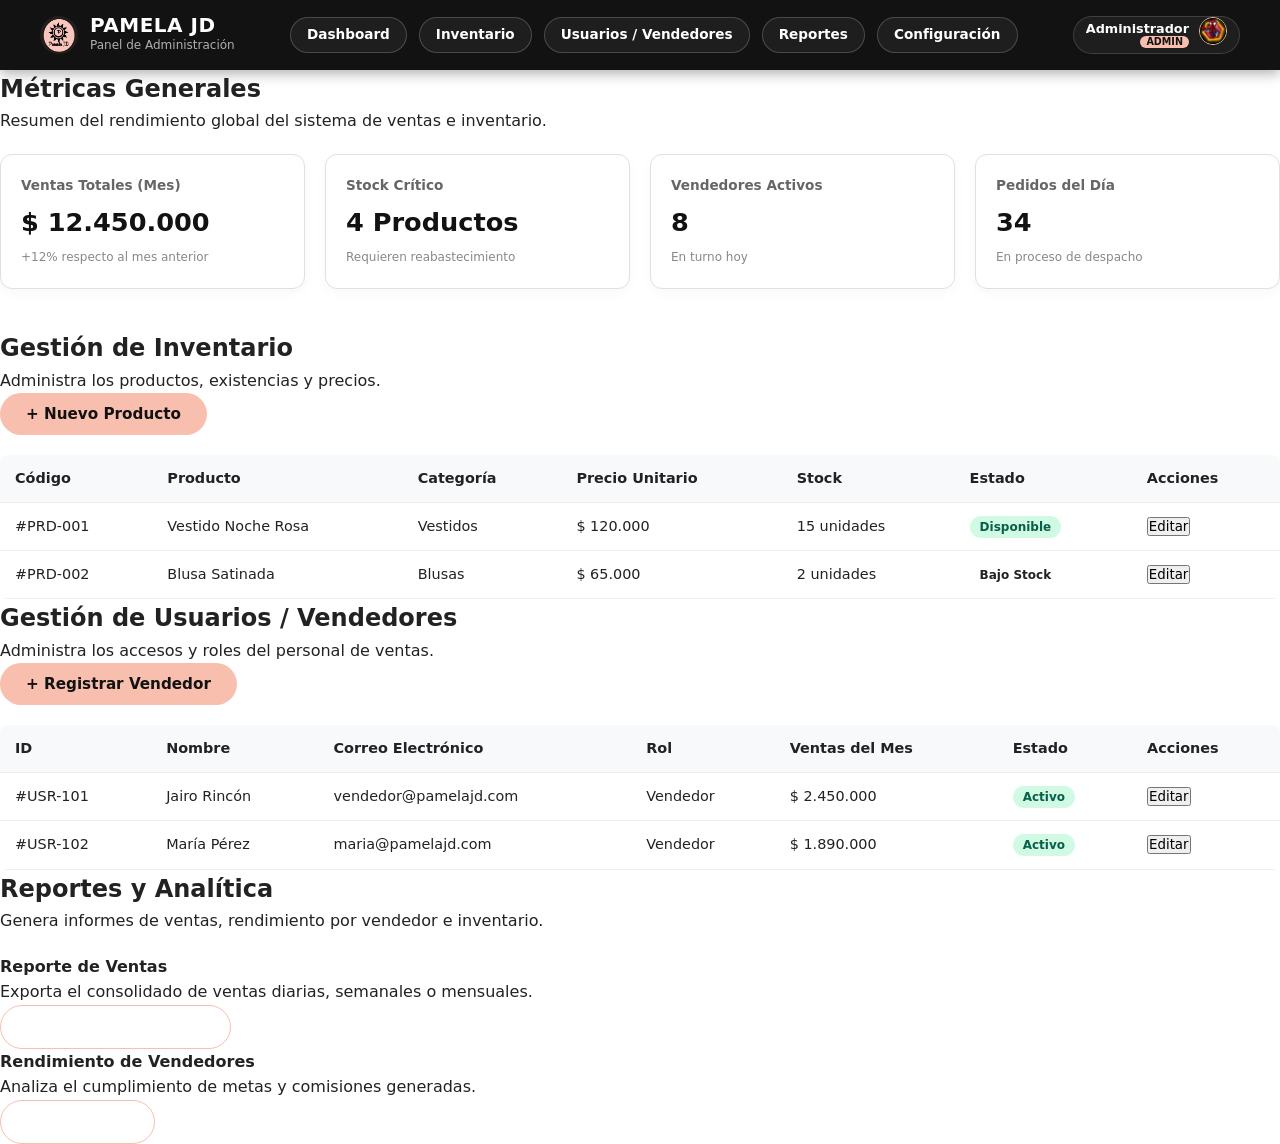
<file: inicio/admin.html>
<!DOCTYPE html>
<html lang="es">
<head>
    <meta charset="UTF-8">
    <meta name="viewport" content="width=device-width, initial-scale=1.0">
    <title>Panel de Administración - Pamela JD</title>
    <link rel="stylesheet" href="principal.css">
</head>
<body>

    <!-- HEADER / NAVEGACIÓN ADMINISTRADOR -->
    <header>
        <div class="logo-container">
            <img src="img/pamela.png" alt="Logo Pamela JD" class="logo-img">
            <div>
                <h1>PAMELA JD</h1>
                <p>Panel de Administración</p>
            </div>
        </div>

        <nav>
            <ul>
                <li><a href="#dashboard" class="nav-link">Dashboard</a></li>
                <li><a href="#inventario" class="nav-link">Inventario</a></li>
                <li><a href="#usuarios" class="nav-link">Usuarios / Vendedores</a></li>
                <li><a href="#reportes" class="nav-link">Reportes</a></li>
                <li><a href="#configuracion" class="nav-link">Configuración</a></li>
            </ul>
        </nav>

        <!-- ÁREA DE PERFIL CON MENÚ DESPLEGABLE -->
        <div class="user-menu-wrapper">
            <div class="user-profile" id="userMenuToggle">
                <div class="user-info">
                    <span class="user-name">Administrador</span>
                    <span class="user-badge badge-admin">Admin</span>
                </div>
                <div class="user-avatar">
                    <img src="img/avatar.png" alt="Administrador">
                </div>
            </div>

            <!-- Menú Desplegable (Dropdown) -->
            <div class="dropdown-menu" id="userDropdown">
                <div class="dropdown-header">
                    <p class="user-full-name">Jairo Rincón</p>
                    <p class="user-email">admin@pamelajd.com</p>
                </div>
                <hr class="dropdown-divider">
                <a href="#perfil" class="dropdown-item">Mi Perfil</a>
                <a href="#configuracion" class="dropdown-item">Ajustes</a>
                <hr class="dropdown-divider">
                <a href="index.html" class="dropdown-item logout-item">
                    <svg width="16" height="16" viewBox="0 0 24 24" fill="none" stroke="currentColor" stroke-width="2">
                        <path d="M9 21H5a2 2 0 0 1-2-2V5a2 2 0 0 1 2-2h4"></path>
                        <polyline points="16 17 21 12 16 7"></polyline>
                        <line x1="21" y1="12" x2="9" y2="12"></line>
                    </svg>
                    Cerrar Sesión
                </a>
            </div>
        </div>
    </header>

    <!-- CONTENIDO PRINCIPAL -->
    <main class="admin-container">
        
        <!-- DASHBOARD / MÉTRICAS GLOBALES -->
        <section id="dashboard" class="admin-section">
            <div class="section-header">
                <h2>Métricas Generales</h2>
                <p>Resumen del rendimiento global del sistema de ventas e inventario.</p>
            </div>

            <div class="dashboard-metrics">
                <div class="metric-card">
                    <h4>Ventas Totales (Mes)</h4>
                    <p class="metric-value">$ 12.450.000</p>
                    <span class="metric-sub">+12% respecto al mes anterior</span>
                </div>
                <div class="metric-card">
                    <h4>Stock Crítico</h4>
                    <p class="metric-value">4 Productos</p>
                    <span class="metric-sub status-danger">Requieren reabastecimiento</span>
                </div>
                <div class="metric-card">
                    <h4>Vendedores Activos</h4>
                    <p class="metric-value">8</p>
                    <span class="metric-sub">En turno hoy</span>
                </div>
                <div class="metric-card">
                    <h4>Pedidos del Día</h4>
                    <p class="metric-value">34</p>
                    <span class="metric-sub">En proceso de despacho</span>
                </div>
            </div>
        </section>

        <!-- SECCIÓN: INVENTARIO -->
        <section id="inventario" class="admin-section">
            <div class="section-header flex-between">
                <div>
                    <h2>Gestión de Inventario</h2>
                    <p>Administra los productos, existencias y precios.</p>
                </div>
                <button class="btn btn-primary">+ Nuevo Producto</button>
            </div>
            
            <div class="table-responsive">
                <table class="data-table">
                    <thead>
                        <tr>
                            <th>Código</th>
                            <th>Producto</th>
                            <th>Categoría</th>
                            <th>Precio Unitario</th>
                            <th>Stock</th>
                            <th>Estado</th>
                            <th>Acciones</th>
                        </tr>
                    </thead>
                    <tbody>
                        <tr>
                            <td>#PRD-001</td>
                            <td>Vestido Noche Rosa</td>
                            <td>Vestidos</td>
                            <td>$ 120.000</td>
                            <td>15 unidades</td>
                            <td><span class="status-badge status-success">Disponible</span></td>
                            <td>
                                <button class="btn-action">Editar</button>
                            </td>
                        </tr>
                        <tr>
                            <td>#PRD-002</td>
                            <td>Blusa Satinada</td>
                            <td>Blusas</td>
                            <td>$ 65.000</td>
                            <td>2 unidades</td>
                            <td><span class="status-badge status-danger">Bajo Stock</span></td>
                            <td>
                                <button class="btn-action">Editar</button>
                            </td>
                        </tr>
                    </tbody>
                </table>
            </div>
        </section>

        <!-- SECCIÓN: USUARIOS / VENDEDORES -->
        <section id="usuarios" class="admin-section">
            <div class="section-header flex-between">
                <div>
                    <h2>Gestión de Usuarios / Vendedores</h2>
                    <p>Administra los accesos y roles del personal de ventas.</p>
                </div>
                <button class="btn btn-primary">+ Registrar Vendedor</button>
            </div>

            <div class="table-responsive">
                <table class="data-table">
                    <thead>
                        <tr>
                            <th>ID</th>
                            <th>Nombre</th>
                            <th>Correo Electrónico</th>
                            <th>Rol</th>
                            <th>Ventas del Mes</th>
                            <th>Estado</th>
                            <th>Acciones</th>
                        </tr>
                    </thead>
                    <tbody>
                        <tr>
                            <td>#USR-101</td>
                            <td>Jairo Rincón</td>
                            <td>vendedor@pamelajd.com</td>
                            <td>Vendedor</td>
                            <td>$ 2.450.000</td>
                            <td><span class="status-badge status-success">Activo</span></td>
                            <td>
                                <button class="btn-action">Editar</button>
                            </td>
                        </tr>
                        <tr>
                            <td>#USR-102</td>
                            <td>María Pérez</td>
                            <td>maria@pamelajd.com</td>
                            <td>Vendedor</td>
                            <td>$ 1.890.000</td>
                            <td><span class="status-badge status-success">Activo</span></td>
                            <td>
                                <button class="btn-action">Editar</button>
                            </td>
                        </tr>
                    </tbody>
                </table>
            </div>
        </section>

        <!-- SECCIÓN: REPORTES -->
        <section id="reportes" class="admin-section">
            <div class="section-header">
                <h2>Reportes y Analítica</h2>
                <p>Genera informes de ventas, rendimiento por vendedor e inventario.</p>
            </div>
            <div class="reports-grid">
                <div class="report-card">
                    <h4>Reporte de Ventas</h4>
                    <p>Exporta el consolidado de ventas diarias, semanales o mensuales.</p>
                    <button class="btn btn-secondary btn-sm">Descargar CSV / PDF</button>
                </div>
                <div class="report-card">
                    <h4>Rendimiento de Vendedores</h4>
                    <p>Analiza el cumplimiento de metas y comisiones generadas.</p>
                    <button class="btn btn-secondary btn-sm">Ver Informe</button>
                </div>
            </div>
        </section>

    </main>

    <!-- SCRIPT PARA INTERACCIONES Y NAVEGACIÓN -->
    <script>
        // Toggle Menú Desplegable de Usuario
        const userMenuToggle = document.getElementById('userMenuToggle');
        const userDropdown = document.getElementById('userDropdown');

        userMenuToggle.addEventListener('click', (e) => {
            e.stopPropagation();
            userDropdown.classList.toggle('show');
        });

        // Cerrar menú desplegable al hacer clic en cualquier otra parte
        document.addEventListener('click', () => {
            if (userDropdown.classList.contains('show')) {
                userDropdown.classList.remove('show');
            }
        });

        // Quitar foco visual de los enlaces del nav al hacer clic
        document.querySelectorAll('header nav a').forEach(link => {
            link.addEventListener('click', function() {
                this.blur();
            });
        });

        // Limpieza de datos al Cerrar Sesión
        const logoutBtn = document.querySelector('.logout-item');
        if (logoutBtn) {
            logoutBtn.addEventListener('click', function() {
                localStorage.clear();
                sessionStorage.clear();
            });
        }
    </script>
</body>
</html>
</file>
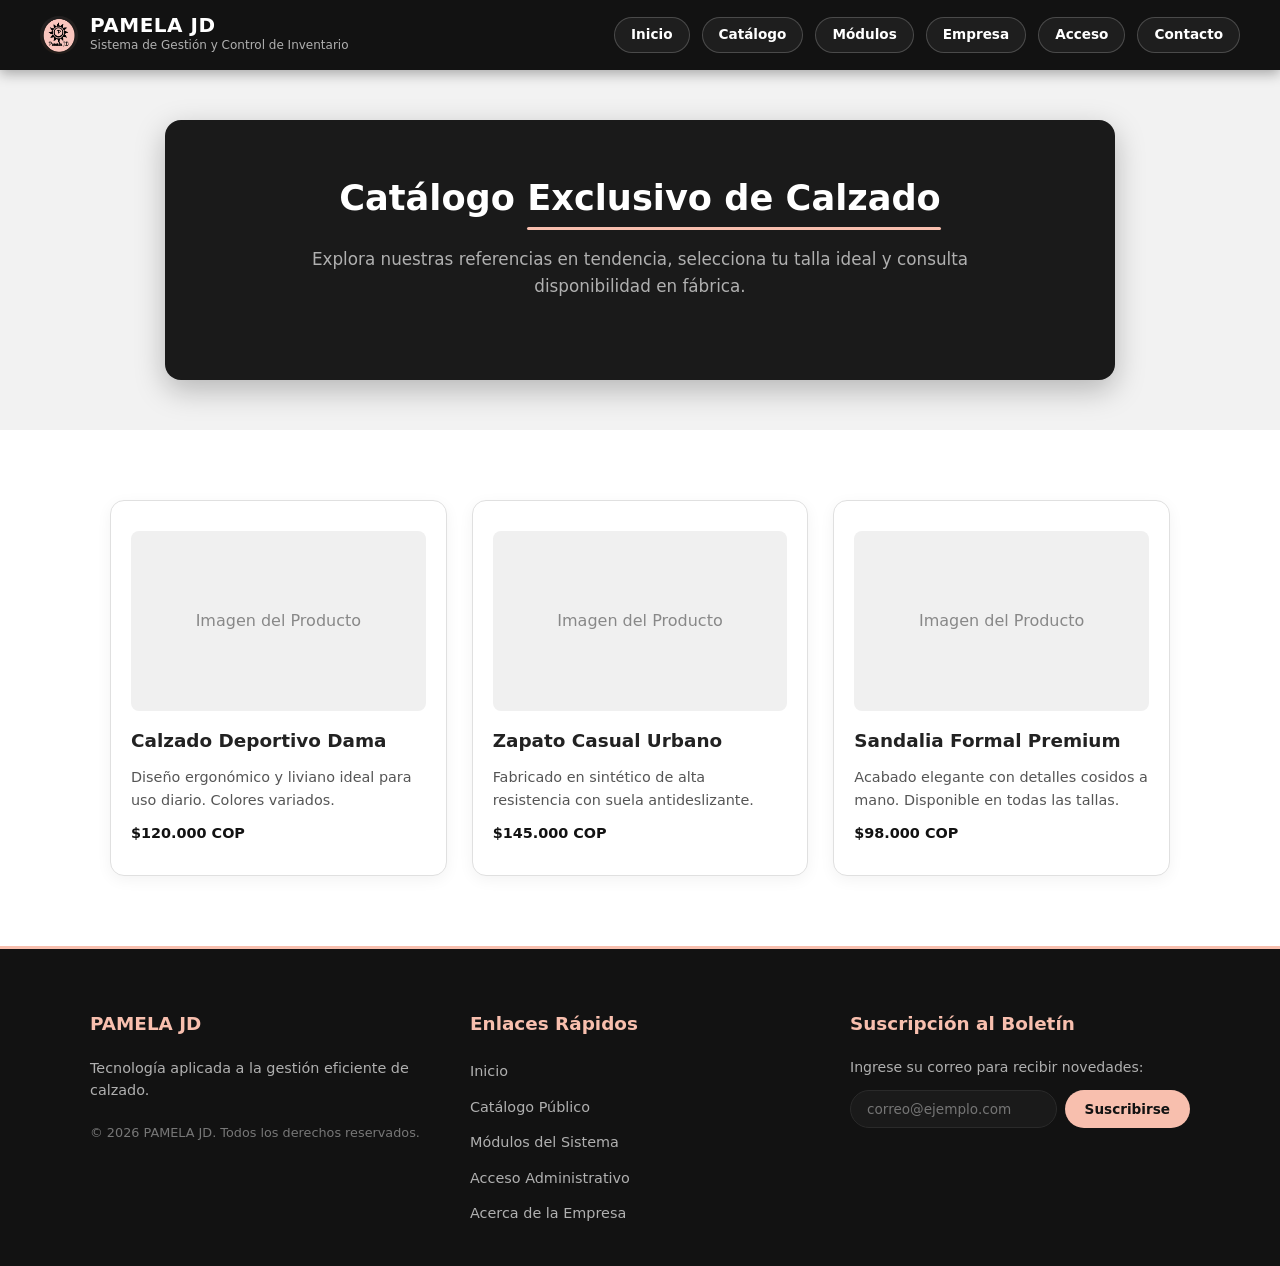
<file: inicio/catalogo.html>
<!DOCTYPE html>
<html lang="es">
<head>
    <meta charset="UTF-8">
    <meta name="viewport" content="width=device-width, initial-scale=1.0">
    <meta name="description" content="Catálogo Exclusivo de Calzado - PAMELA JD">
    <title>Catálogo de Calzado | PAMELA JD</title>
    <!-- Vinculación a la misma hoja de estilos global -->
    <link rel="stylesheet" href="principal.css">
</head>
<body>

    <!-- 1. ENCABEZADO Y NAVEGACIÓN PRINCIPAL (IGUAL AL INDEX) -->
    <header>
        <div class="logo-container">
            <img src="img/pamela.png" alt="Logo Pamela J.D" class="logo-img">
            <div>
                <h1>PAMELA JD</h1>
                <p>Sistema de Gestión y Control de Inventario</p>
            </div>
        </div>
        
        <nav aria-label="Navegación principal">
            <ul>
                <li><a href="index.html#inicio">Inicio</a></li>
                <li><a href="catalogo.html">Catálogo</a></li>
                <li><a href="index.html#modulos">Módulos</a></li>
                <li><a href="index.html#empresa">Empresa</a></li>
                <li><a href="login.html">Acceso</a></li>
                <li><a href="#contacto">Contacto</a></li>
            </ul>
        </nav>
    </header>

    <!-- 2. CONTENIDO PRINCIPAL DEL CATÁLOGO -->
    <main>
        
        <!-- Encabezado del Catálogo -->
        <section class="hero-section">
            <div class="hero-card">
                <h2>Catálogo <span class="title-underline">Exclusivo de Calzado</span></h2>
                <p>Explora nuestras referencias en tendencia, selecciona tu talla ideal y consulta disponibilidad en fábrica.</p>
            </div>
        </section>

        <!-- Galería / Grilla de Productos -->
        <section class="content-section">
            <div class="modules-grid">
                
                <!-- Producto 1 -->
                <article class="module-card">
                    <div style="width: 100%; height: 180px; background-color: #f0f0f0; border-radius: 8px; margin-bottom: 15px; display: flex; align-items: center; justify-content: center; color: #888;">
                        <span>Imagen del Producto</span>
                    </div>
                    <h3>Calzado Deportivo Dama</h3>
                    <p>Diseño ergonómico y liviano ideal para uso diario. Colores variados.</p>
                    <p style="font-weight: bold; margin-top: 10px; color: var(--dark-bg);">$120.000 COP</p>
                </article>

                <!-- Producto 2 -->
                <article class="module-card">
                    <div style="width: 100%; height: 180px; background-color: #f0f0f0; border-radius: 8px; margin-bottom: 15px; display: flex; align-items: center; justify-content: center; color: #888;">
                        <span>Imagen del Producto</span>
                    </div>
                    <h3>Zapato Casual Urbano</h3>
                    <p>Fabricado en sintético de alta resistencia con suela antideslizante.</p>
                    <p style="font-weight: bold; margin-top: 10px; color: var(--dark-bg);">$145.000 COP</p>
                </article>

                <!-- Producto 3 -->
                <article class="module-card">
                    <div style="width: 100%; height: 180px; background-color: #f0f0f0; border-radius: 8px; margin-bottom: 15px; display: flex; align-items: center; justify-content: center; color: #888;">
                        <span>Imagen del Producto</span>
                    </div>
                    <h3>Sandalia Formal Premium</h3>
                    <p>Acabado elegante con detalles cosidos a mano. Disponible en todas las tallas.</p>
                    <p style="font-weight: bold; margin-top: 10px; color: var(--dark-bg);">$98.000 COP</p>
                </article>

            </div>
        </section>

    </main>

    <!-- 3. PIE DE PÁGINA Y NAVEGACIÓN SECUNDARIA -->
    <footer id="contacto">
        <div class="footer-container">
            <div class="footer-grid">
                
                <!-- Columna 1: Marca -->
                <div class="footer-col brand-col">
                    <h3>PAMELA JD</h3>
                    <p class="footer-desc">Tecnología aplicada a la gestión eficiente de calzado.</p>
                    <p class="copyright">&copy; 2026 PAMELA JD. Todos los derechos reservados.</p>
                </div>

                <!-- Columna 2: Enlaces Rápidos -->
                <nav aria-label="Navegación del pie de página" class="footer-col links-col">
                    <h3>Enlaces Rápidos</h3>
                    <ul>
                        <li><a href="index.html#inicio">Inicio</a></li>
                        <li><a href="catalogo.html">Catálogo Público</a></li>
                        <li><a href="index.html#modulos">Módulos del Sistema</a></li>
                        <li><a href="login.html">Acceso Administrativo</a></li>
                        <li><a href="index.html#empresa">Acerca de la Empresa</a></li>
                    </ul>
                </nav>

                <!-- Columna 3: Boletín -->
                <div class="footer-col newsletter-col">
                    <h3>Suscripción al Boletín</h3>
                    <form action="#" method="post" class="newsletter-form">
                        <label for="email-boletin">Ingrese su correo para recibir novedades:</label>
                        <div class="input-group">
                            <input type="email" id="email-boletin" name="email" placeholder="correo@ejemplo.com" required>
                            <button type="submit">Suscribirse</button>
                        </div>
                    </form>
                </div>

            </div>
        </div>
    </footer>

</body>
</html>
</file>
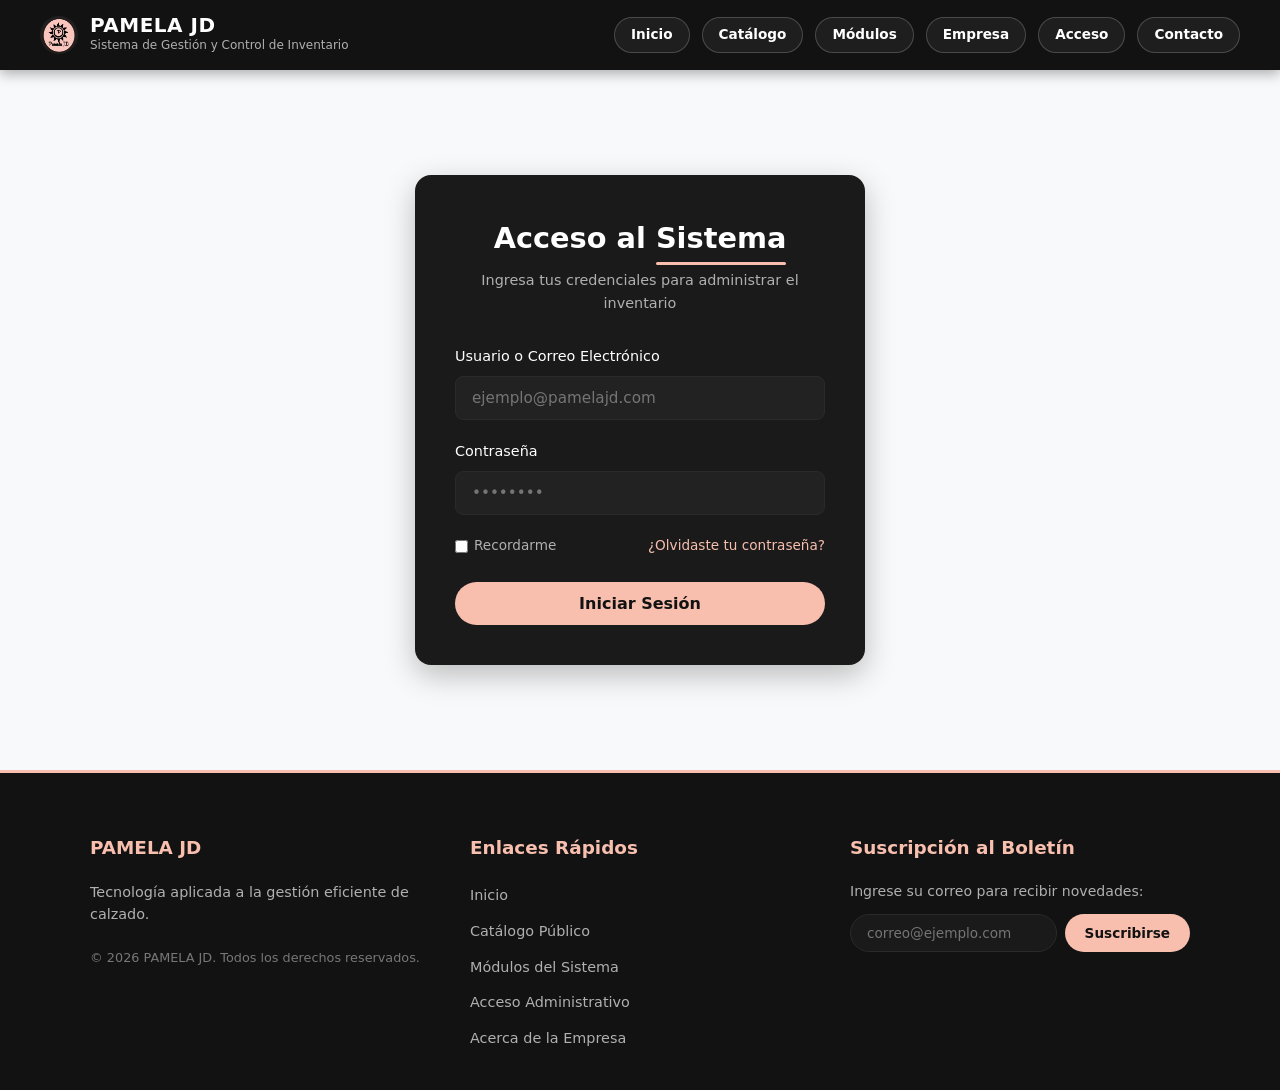
<file: inicio/login.html>
<!DOCTYPE html>
<html lang="es">
<head>
    <meta charset="UTF-8">
    <meta name="viewport" content="width=device-width, initial-scale=1.0">
    <meta name="description" content="Acceso al Sistema - PAMELA JD">
    <title>Acceso al Sistema | PAMELA JD</title>
    <!-- Vinculación a la misma hoja de estilos global -->
    <link rel="stylesheet" href="principal.css">
    <style>
        /* Estilos específicos para el formulario de login */
        .login-section {
            display: flex;
            justify-content: center;
            align-items: center;
            padding: 60px 20px;
            min-height: calc(100vh - 200px);
            background-color: var(--bg-gray);
        }

        .login-card {
            background-color: var(--dark-card);
            color: var(--text-light);
            border-radius: var(--radius-card);
            padding: 40px;
            max-width: 450px;
            width: 100%;
            box-shadow: 0 10px 30px rgba(0, 0, 0, 0.25);
        }

        .login-header {
            text-align: center;
            margin-bottom: 30px;
        }

        .login-header h2 {
            font-size: 1.8rem;
            margin-bottom: 8px;
        }

        .login-header p {
            color: var(--text-muted);
            font-size: 0.9rem;
        }

        .form-group {
            margin-bottom: 20px;
            display: flex;
            flex-direction: column;
            gap: 8px;
        }

        .form-group label {
            font-size: 0.9rem;
            color: var(--text-light);
            font-weight: 500;
        }

        .form-group input {
            width: 100%;
            padding: 12px 16px;
            border-radius: 8px;
            border: 1px solid var(--border-dark);
            background-color: #222222;
            color: #ffffff;
            font-size: 0.95rem;
            outline: none;
            transition: var(--transition);
        }

        .form-group input:focus {
            border-color: var(--pink-accent);
            box-shadow: 0 0 8px rgba(248, 191, 174, 0.3);
        }

        .form-options {
            display: flex;
            justify-content: space-between;
            align-items: center;
            margin-bottom: 25px;
            font-size: 0.85rem;
        }

        .form-options label {
            color: var(--text-muted);
            display: flex;
            align-items: center;
            gap: 6px;
            cursor: pointer;
        }

        .form-options a {
            color: var(--pink-accent);
            text-decoration: none;
            transition: var(--transition);
        }

        .form-options a:hover {
            text-decoration: underline;
        }

        .btn-login {
            width: 100%;
            justify-content: center;
            padding: 12px;
            font-size: 1rem;
        }
    </style>
</head>
<body>

    <!-- 1. ENCABEZADO Y NAVEGACIÓN PRINCIPAL (UNIFICADO) -->
    <header>
        <div class="logo-container">
            <img src="img/pamela.png" alt="Logo Pamela J.D" class="logo-img">
            <div>
                <h1>PAMELA JD</h1>
                <p>Sistema de Gestión y Control de Inventario</p>
            </div>
        </div>
        
        <nav aria-label="Navegación principal">
            <ul>
                <li><a href="index.html#inicio">Inicio</a></li>
                <li><a href="catalogo.html">Catálogo</a></li>
                <li><a href="index.html#modulos">Módulos</a></li>
                <li><a href="index.html#empresa">Empresa</a></li>
                <li><a href="login.html">Acceso</a></li>
                <li><a href="#contacto">Contacto</a></li>
            </ul>
        </nav>
    </header>

    <!-- 2. FORMULARIO DE ACCESO AL SISTEMA -->
    <main>
        <section class="login-section">
            <div class="login-card">
                <div class="login-header">
                    <h2>Acceso al <span class="title-underline">Sistema</span></h2>
                    <p>Ingresa tus credenciales para administrar el inventario</p>
                </div>

                <form action="#" method="post">
                    <div class="form-group">
                        <label for="usuario">Usuario o Correo Electrónico</label>
                        <input type="text" id="usuario" name="usuario" placeholder="ejemplo@pamelajd.com" required autocomplete="username">
                    </div>

                    <div class="form-group">
                        <label for="password">Contraseña</label>
                        <input type="password" id="password" name="password" placeholder="••••••••" required autocomplete="current-password">
                    </div>

                    <div class="form-options">
                        <label>
                            <input type="checkbox" name="remember"> Recordarme
                        </label>
                        <a href="#">¿Olvidaste tu contraseña?</a>
                    </div>

                    <button type="submit" class="btn btn-primary btn-login">Iniciar Sesión</button>
                </form>
            </div>
        </section>
    </main>

    <!-- 3. PIE DE PÁGINA Y NAVEGACIÓN SECUNDARIA -->
    <footer id="contacto">
        <div class="footer-container">
            <div class="footer-grid">
                
                <!-- Columna 1: Marca -->
                <div class="footer-col brand-col">
                    <h3>PAMELA JD</h3>
                    <p class="footer-desc">Tecnología aplicada a la gestión eficiente de calzado.</p>
                    <p class="copyright">&copy; 2026 PAMELA JD. Todos los derechos reservados.</p>
                </div>

                <!-- Columna 2: Enlaces Rápidos -->
                <nav aria-label="Navegación del pie de página" class="footer-col links-col">
                    <h3>Enlaces Rápidos</h3>
                    <ul>
                        <li><a href="index.html#inicio">Inicio</a></li>
                        <li><a href="catalogo.html">Catálogo Público</a></li>
                        <li><a href="index.html#modulos">Módulos del Sistema</a></li>
                        <li><a href="login.html">Acceso Administrativo</a></li>
                        <li><a href="index.html#empresa">Acerca de la Empresa</a></li>
                    </ul>
                </nav>

                <!-- Columna 3: Boletín -->
                <div class="footer-col newsletter-col">
                    <h3>Suscripción al Boletín</h3>
                    <form action="#" method="post" class="newsletter-form">
                        <label for="email-boletin">Ingrese su correo para recibir novedades:</label>
                        <div class="input-group">
                            <input type="email" id="email-boletin" name="email" placeholder="correo@ejemplo.com" required>
                            <button type="submit">Suscribirse</button>
                        </div>
                    </form>
                </div>

            </div>
        </div>
    </footer>

</body>
</html>
</file>
<file: inicio/principal.css>
/* ============================================================================
   HOJA DE ESTILOS GENERAL - PAMELA JD (COMPLETA Y UNIFICADA)
   ============================================================================ */

/* --- VARIABLES GLOBALES --- */
:root {
    --pink-accent: #f8bfae;
    --pink-hover: #f5a893;
    --dark-bg: #121212;
    --dark-card: #1a1a1a;
    --text-light: #ffffff;
    --text-muted: #b0b0b0;
    --bg-body: #ffffff;
    --bg-gray: #f8f9fa;
    --border-dark: #2a2a2a;
    --radius-pill: 50px;
    --radius-card: 16px;
    --transition: all 0.3s ease;
}

/* --- RESET & ESTRUCTURA BASE --- */
* {
    margin: 0;
    padding: 0;
    box-sizing: border-box;
    font-family: 'Segoe UI', system-ui, -apple-system, BlinkMacSystemFont, Roboto, sans-serif;
}

html, body {
    width: 100%;
    min-height: 100vh;
    scroll-behavior: smooth;
}

body {
    background-color: var(--bg-body);
    color: #222222;
    line-height: 1.6;
    display: flex;
    flex-direction: column;
}

main {
    flex: 1 0 auto;
    width: 100%;
}

/* --- HEADER & NAVEGACIÓN PRINCIPAL (TAMAÑO UNIFICADO) --- */
header {
    background-color: var(--dark-bg);
    color: var(--text-light);
    display: flex;
    justify-content: space-between;
    align-items: center;
    padding: 0 40px;
    height: 70px; /* Control de altura uniforme para todas las vistas */
    position: sticky;
    top: 0;
    z-index: 1000;
    box-shadow: 0 4px 12px rgba(0, 0, 0, 0.3);
}

.logo-container {
    display: flex;
    align-items: center;
    gap: 12px;
}

.logo-img {
    width: 38px;
    height: 38px;
    border-radius: 50%;
    object-fit: cover;
}

.logo-container h1 {
    font-size: 1.25rem;
    font-weight: 700;
    line-height: 1.1;
    letter-spacing: 0.5px;
}

.logo-container p {
    font-size: 0.75rem;
    color: var(--text-muted);
}

header nav ul {
    display: flex;
    list-style: none;
    gap: 12px;
    align-items: center;
}

/* Estilo base de los botones del menú */
header nav a {
    color: var(--text-light);
    text-decoration: none;
    font-size: 0.85rem;
    font-weight: 600;
    padding: 6px 16px;
    border-radius: var(--radius-pill);
    border: 1px solid rgba(255, 255, 255, 0.2);
    background-color: rgba(255, 255, 255, 0.05);
    transition: var(--transition);
    display: inline-block;
    outline: none;
    -webkit-tap-highlight-color: transparent;
}

/* Cambio de color SOLO en Hover o cuando la clase .active está presente en HTML */
header nav a:hover, 
header nav a.active {
    color: var(--pink-accent);
    border-color: var(--pink-accent);
    background-color: rgba(248, 191, 174, 0.1);
    transform: translateY(-1px);
}

/* Evita que el estado de foco retenido por el navegador mantenga el color rosado */
header nav a:focus:not(:hover):not(.active) {
    color: var(--text-light);
    border-color: rgba(255, 255, 255, 0.2);
    background-color: rgba(255, 255, 255, 0.05);
    transform: none;
}

/* --- ÁREA DE USUARIO Y MENÚ DESPLEGABLE (ADAPTADO AL HEADER) --- */
.user-menu-wrapper {
    position: relative;
    display: flex;
    align-items: center;
}

.user-profile {
    display: flex;
    align-items: center;
    gap: 10px;
    background-color: rgba(255, 255, 255, 0.05);
    padding: 4px 12px;
    border-radius: var(--radius-pill);
    border: 1px solid rgba(255, 255, 255, 0.15);
    cursor: pointer;
    transition: var(--transition);
    height: 38px;
}

.user-profile:hover {
    border-color: var(--pink-accent);
    background-color: rgba(248, 191, 174, 0.08);
}

.user-info {
    display: flex;
    flex-direction: column;
    align-items: flex-end;
    line-height: 1.1;
}

.user-name {
    font-size: 0.8rem;
    font-weight: 600;
    color: var(--text-light);
}

.user-badge {
    font-size: 0.6rem;
    padding: 1px 6px;
    border-radius: 8px;
    font-weight: 700;
    text-transform: uppercase;
}

.badge-seller {
    background-color: #3b82f6;
    color: #ffffff;
}

.badge-admin {
    background-color: var(--pink-accent);
    color: var(--dark-bg);
}

.user-avatar img {
    width: 28px;
    height: 28px;
    border-radius: 50%;
    object-fit: cover;
    border: 1.5px solid var(--pink-accent);
}

.dropdown-menu {
    position: absolute;
    top: calc(100% + 8px);
    right: 0;
    width: 200px;
    background-color: var(--dark-card);
    border: 1px solid var(--border-dark);
    border-radius: 12px;
    box-shadow: 0 8px 24px rgba(0, 0, 0, 0.4);
    padding: 12px;
    display: none;
    z-index: 1100;
}

.dropdown-menu.show {
    display: block;
    animation: fadeIn 0.2s ease-in-out;
}

.dropdown-header {
    padding-bottom: 8px;
}

.user-full-name {
    color: #ffffff;
    font-weight: 600;
    font-size: 0.85rem;
}

.user-email {
    color: var(--text-muted);
    font-size: 0.75rem;
}

.dropdown-divider {
    border: none;
    border-top: 1px solid var(--border-dark);
    margin: 8px 0;
}

.dropdown-item {
    display: flex;
    align-items: center;
    gap: 8px;
    padding: 8px 10px;
    color: var(--text-light);
    text-decoration: none;
    font-size: 0.85rem;
    border-radius: 6px;
    transition: var(--transition);
}

.dropdown-item:hover {
    background-color: rgba(255, 255, 255, 0.08);
    color: var(--pink-accent);
}

.dropdown-item.logout-item {
    color: #ff6b6b;
}

.dropdown-item.logout-item:hover {
    background-color: rgba(255, 107, 107, 0.15);
    color: #ff6b6b;
}

/* --- PANEL DE VENDEDOR & MÉTRICAS --- */
.vendedor-container {
    max-width: 1100px;
    margin: 30px auto;
    padding: 0 20px;
}

.dashboard-metrics {
    display: grid;
    grid-template-columns: repeat(auto-fit, minmax(220px, 1fr));
    gap: 20px;
    margin-bottom: 40px;
}

.metric-card {
    background: #ffffff;
    border: 1px solid #e0e0e0;
    border-radius: 12px;
    padding: 20px;
    box-shadow: 0 4px 12px rgba(0, 0, 0, 0.03);
}

.metric-card h4 {
    font-size: 0.85rem;
    color: #666666;
    margin-bottom: 5px;
}

.metric-value {
    font-size: 1.6rem;
    font-weight: 700;
    color: var(--dark-bg);
}

.metric-sub {
    font-size: 0.75rem;
    color: #888888;
}

.seller-section {
    margin-bottom: 50px;
}

.section-header {
    margin-bottom: 20px;
}

/* --- PUNTO DE VENTA (POS) --- */
.pos-grid {
    display: grid;
    grid-template-columns: 1fr 340px;
    gap: 25px;
}

.pos-catalog, .pos-cart {
    background: #ffffff;
    border: 1px solid #e0e0e0;
    border-radius: var(--radius-card);
    padding: 20px;
}

.product-selector-grid {
    display: grid;
    grid-template-columns: repeat(auto-fill, minmax(160px, 1fr));
    gap: 15px;
    margin-top: 15px;
}

.product-item {
    border: 1px solid #eeeeee;
    border-radius: 8px;
    padding: 10px;
    text-align: center;
}

.product-item img {
    width: 100%;
    height: 120px;
    object-fit: cover;
    border-radius: 6px;
    margin-bottom: 8px;
}

.product-item h5 {
    font-size: 0.85rem;
    margin-bottom: 4px;
}

.product-item .price {
    color: var(--dark-bg);
    font-weight: 700;
    font-size: 0.9rem;
    margin-bottom: 8px;
}

.btn-sm {
    padding: 6px 12px;
    font-size: 0.8rem;
}

.form-input {
    width: 100%;
    padding: 8px 12px;
    border-radius: 8px;
    border: 1px solid #cccccc;
    margin-top: 5px;
    margin-bottom: 15px;
}

.cart-items {
    border-top: 1px solid #eeeeee;
    border-bottom: 1px solid #eeeeee;
    padding: 10px 0;
    margin-bottom: 15px;
}

.cart-row {
    display: flex;
    justify-content: space-between;
    font-size: 0.85rem;
    margin-bottom: 8px;
}

.cart-total {
    display: flex;
    justify-content: space-between;
    font-size: 1.1rem;
    font-weight: 700;
    margin-bottom: 20px;
}

.btn-block {
    width: 100%;
    justify-content: center;
}

/* --- TABLAS DE DATOS --- */
.data-table {
    width: 100%;
    border-collapse: collapse;
    background: #ffffff;
    border-radius: 8px;
    overflow: hidden;
}

.data-table th, .data-table td {
    padding: 12px 15px;
    text-align: left;
    border-bottom: 1px solid #eeeeee;
    font-size: 0.9rem;
}

.data-table th {
    background-color: var(--bg-gray);
    font-weight: 600;
}

.status-badge {
    padding: 4px 10px;
    border-radius: 12px;
    font-size: 0.75rem;
    font-weight: 600;
}

.status-success {
    background-color: #d1fae5;
    color: #065f46;
}

.status-warning {
    background-color: #fef3c7;
    color: #92400e;
}

/* --- SECCIÓN HERO --- */
.hero-section {
    display: flex;
    justify-content: center;
    padding: 50px 20px;
    background-color: #f2f2f2;
}

.hero-card {
    background-color: var(--dark-card);
    color: var(--text-light);
    border-radius: var(--radius-card);
    padding: 50px 40px;
    max-width: 950px;
    width: 100%;
    text-align: center;
    box-shadow: 0 10px 30px rgba(0, 0, 0, 0.25);
}

.hero-card h2 {
    font-size: 2.2rem;
    margin-bottom: 20px;
    font-weight: 700;
}

.title-underline {
    position: relative;
    display: inline-block;
}

.title-underline::after {
    content: '';
    position: absolute;
    bottom: -4px;
    left: 0;
    width: 100%;
    height: 3px;
    background-color: var(--pink-accent);
    border-radius: 2px;
}

.hero-card p {
    color: var(--text-muted);
    font-size: 1.05rem;
    max-width: 750px;
    margin: 0 auto 30px;
}

.hero-actions {
    display: flex;
    justify-content: center;
    gap: 15px;
    flex-wrap: wrap;
}

/* BOTONES GENERALES */
.btn {
    display: inline-flex;
    align-items: center;
    gap: 8px;
    padding: 12px 26px;
    border-radius: var(--radius-pill);
    font-size: 0.95rem;
    font-weight: 600;
    text-decoration: none;
    transition: var(--transition);
    cursor: pointer;
    border: none;
}

.btn-catalog {
    background-color: var(--pink-accent);
    color: var(--dark-bg);
    box-shadow: 0 0 18px rgba(248, 191, 174, 0.4);
}

.btn-catalog:hover {
    background-color: #ffffff;
    transform: translateY(-2px);
    box-shadow: 0 6px 20px rgba(255, 255, 255, 0.4);
}

.btn-primary {
    background-color: var(--pink-accent);
    color: var(--dark-bg);
}

.btn-primary:hover {
    background-color: var(--pink-hover);
}

.btn-secondary {
    background-color: transparent;
    color: var(--text-light);
    border: 1px solid var(--pink-accent);
}

.btn-secondary:hover {
    background-color: rgba(248, 191, 174, 0.1);
}

/* --- SECCIONES DE CONTENIDO --- */
.content-section {
    max-width: 1100px;
    margin: 0 auto;
    padding: 70px 20px;
}

.content-section h2 {
    font-size: 2rem;
    text-align: center;
    margin-bottom: 10px;
}

.section-desc {
    text-align: center;
    color: #666666;
    margin-bottom: 40px;
}

/* MULTIMEDIA */
figure {
    text-align: center;
}

video {
    width: 100%;
    max-width: 800px;
    border-radius: 12px;
    box-shadow: 0 6px 20px rgba(0, 0, 0, 0.15);
}

figcaption {
    margin-top: 10px;
    font-size: 0.85rem;
    color: #777777;
}

/* MÓDULOS EN TARJETAS */
.modules-grid {
    display: grid;
    grid-template-columns: repeat(auto-fit, minmax(230px, 1fr));
    gap: 25px;
}

.module-card {
    background: #ffffff;
    padding: 30px 20px;
    border-radius: 14px;
    border: 1px solid #e0e0e0;
    box-shadow: 0 4px 15px rgba(0, 0, 0, 0.05);
    transition: var(--transition);
}

.module-card:hover {
    transform: translateY(-5px);
    border-color: var(--pink-accent);
    box-shadow: 0 8px 25px rgba(0, 0, 0, 0.1);
}

.module-icon {
    width: 50px;
    height: 50px;
    background-color: rgba(248, 191, 174, 0.2);
    color: var(--dark-bg);
    border-radius: 50%;
    display: flex;
    align-items: center;
    justify-content: center;
    margin-bottom: 15px;
}

.module-card h3 {
    font-size: 1.15rem;
    margin-bottom: 10px;
}

.module-card p {
    font-size: 0.9rem;
    color: #555555;
}

/* ASIDE EMPRESA */
.bg-alt {
    background-color: var(--bg-gray);
    width: 100%;
    max-width: 100%;
}

.aside-container {
    max-width: 900px;
    margin: 0 auto;
    text-align: center;
}

/* --- FOOTER --- */
footer {
    flex-shrink: 0;
    background-color: var(--dark-bg);
    color: var(--text-light);
    padding: 60px 20px 40px;
    border-top: 3px solid var(--pink-accent);
    width: 100%;
    display: block;
    position: relative;
    clear: both;
}

.footer-container {
    max-width: 1100px;
    margin: 0 auto;
    width: 100%;
}

.footer-grid {
    display: grid;
    grid-template-columns: repeat(3, minmax(0, 1fr));
    gap: 40px;
    align-items: start;
}

.footer-col {
    display: flex;
    flex-direction: column;
    gap: 12px;
}

.footer-col h3 {
    font-size: 1.15rem;
    color: var(--pink-accent);
    margin: 0 0 8px 0;
    font-weight: 700;
}

.footer-desc {
    font-size: 0.9rem;
    color: var(--text-muted);
    line-height: 1.5;
    margin: 0;
}

.copyright {
    font-size: 0.8rem;
    color: #777777;
    margin-top: 10px;
}

.footer-col ul {
    list-style: none !important;
    padding: 0 !important;
    margin: 0 !important;
    display: flex !important;
    flex-direction: column !important;
    gap: 10px !important;
    align-items: flex-start !important;
}

.footer-col ul li {
    margin: 0 !important;
    padding: 0 !important;
    display: block !important;
    float: none !important;
    width: 100%;
}

.footer-col ul li a {
    color: var(--text-muted);
    text-decoration: none;
    font-size: 0.9rem;
    display: inline-block;
    transition: all 0.25s ease;
}

.footer-col ul li a:hover {
    color: var(--pink-accent);
    transform: translateX(4px);
}

.newsletter-form label {
    display: block;
    font-size: 0.88rem;
    color: var(--text-muted);
    margin-bottom: 12px;
    line-height: 1.4;
}

.input-group {
    display: flex;
    gap: 8px;
    width: 100%;
}

.input-group input[type="email"] {
    flex: 1;
    min-width: 0;
    padding: 10px 16px;
    border-radius: var(--radius-pill);
    border: 1px solid var(--border-dark);
    background-color: var(--dark-card);
    color: #ffffff;
    font-size: 0.85rem;
    outline: none;
    transition: var(--transition);
}

.input-group input[type="email"]:focus {
    border-color: var(--pink-accent);
}

.input-group button {
    background-color: var(--pink-accent);
    color: var(--dark-bg);
    border: none;
    padding: 10px 20px;
    border-radius: var(--radius-pill);
    font-weight: 700;
    font-size: 0.85rem;
    cursor: pointer;
    white-space: nowrap;
    transition: var(--transition);
}

.input-group button:hover {
    background-color: #ffffff;
}

/* --- ANIMACIONES --- */
@keyframes fadeIn {
    from { opacity: 0; transform: translateY(-5px); }
    to { opacity: 1; transform: translateY(0); }
}

/* --- ADAPTABILIDAD RESPONSIVE --- */
@media (max-width: 900px) {
    header {
        height: auto;
        padding: 15px 20px;
    }

    .footer-grid {
        grid-template-columns: repeat(2, 1fr);
        gap: 30px;
    }
    
    .newsletter-col {
        grid-column: span 2;
    }

    .pos-grid {
        grid-template-columns: 1fr;
    }
}

@media (max-width: 600px) {
    header {
        flex-direction: column;
        gap: 15px;
    }

    header nav ul {
        flex-wrap: wrap;
        justify-content: center;
    }

    footer {
        padding: 40px 15px 30px;
    }

    .footer-grid {
        grid-template-columns: 1fr;
        gap: 35px;
        text-align: center;
    }

    .footer-col ul {
        align-items: center !important;
    }

    .newsletter-col {
        grid-column: span 1;
    }

    .input-group {
        flex-direction: column;
    }

    .input-group button {
        width: 100%;
    }
}
</file>
